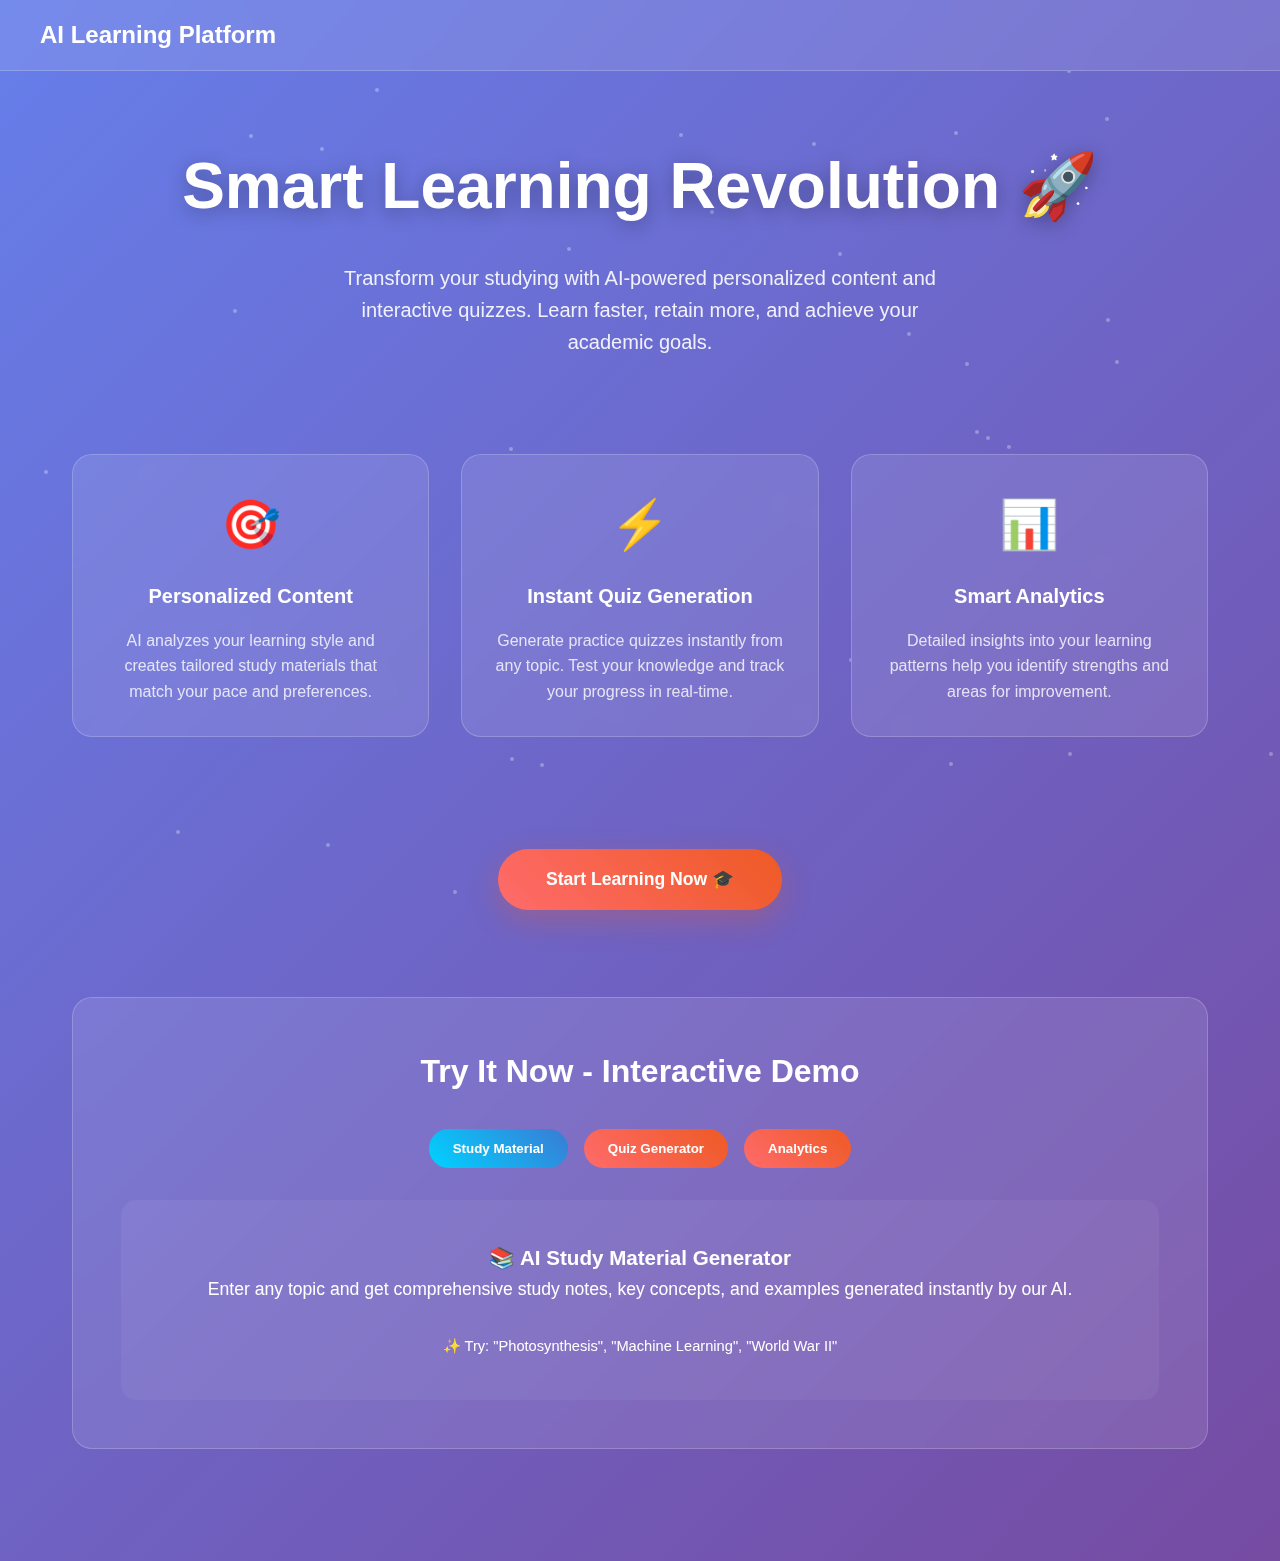
<file: templates/index.html>
<!DOCTYPE html>
<html lang="en">
<head>
    <meta charset="UTF-8">
    <meta name="viewport" content="width=device-width, initial-scale=1.0">
    <title>AI Study Assistant - Smart Learning Revolution</title>
    <style>
        * {
            margin: 0;
            padding: 0;
            box-sizing: border-box;
        }

        body {
            font-family: 'Inter', -apple-system, BlinkMacSystemFont, sans-serif;
            line-height: 1.6;
            overflow-x: hidden;
            background: linear-gradient(135deg, #667eea 0%, #764ba2 100%);
            min-height: 100vh;
        }

        /* Animated background particles */
        .particles {
            position: fixed;
            top: 0;
            left: 0;
            width: 100%;
            height: 100%;
            z-index: 1;
            pointer-events: none;
        }

        .particle {
            position: absolute;
            width: 4px;
            height: 4px;
            background: rgba(255, 255, 255, 0.3);
            border-radius: 50%;
            animation: float 6s ease-in-out infinite;
        }

        @keyframes float {
            0%, 100% { transform: translateY(0px) rotate(0deg); opacity: 0.7; }
            50% { transform: translateY(-20px) rotate(180deg); opacity: 1; }
        }

        /* Header */
        header {
            position: relative;
            z-index: 10;
            padding: 1rem 2rem;
            background: rgba(255, 255, 255, 0.1);
            backdrop-filter: blur(10px);
            border-bottom: 1px solid rgba(255, 255, 255, 0.2);
        }

        nav {
            display: flex;
            justify-content: space-between;
            align-items: center;
            max-width: 1200px;
            margin: 0 auto;
        }

        .logo {
            font-size: 1.5rem;
            font-weight: 700;
            color: white;
            display: flex;
            align-items: center;
            gap: 0.5rem;
        }

        .nav-links {
            display: flex;
            gap: 2rem;
            list-style: none;
        }

        .nav-links a {
            color: rgba(255, 255, 255, 0.9);
            text-decoration: none;
            transition: color 0.3s ease;
        }

        .nav-links a:hover {
            color: #fff;
        }

        /* Hero Section */
        .hero {
            position: relative;
            z-index: 10;
            padding: 4rem 2rem;
            text-align: center;
            max-width: 1200px;
            margin: 0 auto;
            min-height: 80vh;
            display: flex;
            flex-direction: column;
            justify-content: center;
        }

        .hero h1 {
            font-size: clamp(2.5rem, 6vw, 4rem);
            font-weight: 800;
            color: white;
            margin-bottom: 1.5rem;
            text-shadow: 0 4px 20px rgba(0, 0, 0, 0.3);
            animation: slideUp 1s ease-out;
        }

        .hero .subtitle {
            font-size: 1.25rem;
            color: rgba(255, 255, 255, 0.9);
            margin-bottom: 3rem;
            max-width: 600px;
            margin-left: auto;
            margin-right: auto;
            animation: slideUp 1s ease-out 0.2s both;
        }

        @keyframes slideUp {
            from {
                opacity: 0;
                transform: translateY(30px);
            }
            to {
                opacity: 1;
                transform: translateY(0);
            }
        }

        /* Features Grid */
        .features {
            display: grid;
            grid-template-columns: repeat(auto-fit, minmax(300px, 1fr));
            gap: 2rem;
            margin: 3rem 0;
            animation: slideUp 1s ease-out 0.4s both;
        }

        .feature-card {
            background: rgba(255, 255, 255, 0.1);
            backdrop-filter: blur(10px);
            border: 1px solid rgba(255, 255, 255, 0.2);
            border-radius: 20px;
            padding: 2rem;
            text-align: center;
            transition: all 0.3s ease;
            cursor: pointer;
        }

        .feature-card:hover {
            transform: translateY(-10px);
            background: rgba(255, 255, 255, 0.15);
            box-shadow: 0 20px 40px rgba(0, 0, 0, 0.2);
        }

        .feature-icon {
            font-size: 3rem;
            margin-bottom: 1rem;
            display: block;
            animation: bounce 2s infinite;
        }

        @keyframes bounce {
            0%, 20%, 50%, 80%, 100% { transform: translateY(0); }
            40% { transform: translateY(-10px); }
            60% { transform: translateY(-5px); }
        }

        .feature-card h3 {
            color: white;
            font-size: 1.25rem;
            margin-bottom: 1rem;
            font-weight: 600;
        }

        .feature-card p {
            color: rgba(255, 255, 255, 0.8);
            line-height: 1.6;
        }

        /* Interactive Demo Section */
        .demo-section {
            background: rgba(255, 255, 255, 0.1);
            backdrop-filter: blur(10px);
            border-radius: 20px;
            padding: 3rem;
            margin: 3rem 0;
            border: 1px solid rgba(255, 255, 255, 0.2);
            animation: slideUp 1s ease-out 0.6s both;
        }

        .demo-section h2 {
            color: white;
            font-size: 2rem;
            margin-bottom: 2rem;
            text-align: center;
        }

        .demo-controls {
            display: flex;
            justify-content: center;
            gap: 1rem;
            margin-bottom: 2rem;
            flex-wrap: wrap;
        }

        .demo-btn {
            background: linear-gradient(45deg, #ff6b6b, #ee5a24);
            color: white;
            border: none;
            padding: 0.75rem 1.5rem;
            border-radius: 25px;
            cursor: pointer;
            transition: all 0.3s ease;
            font-weight: 600;
        }

        .demo-btn:hover {
            transform: scale(1.05);
            box-shadow: 0 10px 25px rgba(238, 90, 36, 0.4);
        }

        .demo-btn.active {
            background: linear-gradient(45deg, #00d2ff, #3a7bd5);
        }

        .demo-content {
            background: rgba(255, 255, 255, 0.05);
            border-radius: 15px;
            padding: 2rem;
            min-height: 200px;
            display: flex;
            align-items: center;
            justify-content: center;
            text-align: center;
            color: white;
            font-size: 1.1rem;
            transition: all 0.5s ease;
        }

        /* CTA Section */
        .cta-section {
            text-align: center;
            margin: 4rem 0 2rem;
            animation: slideUp 1s ease-out 0.8s both;
        }

        .cta-button {
            display: inline-block;
            background: linear-gradient(45deg, #ff6b6b, #ee5a24);
            color: white;
            text-decoration: none;
            padding: 1rem 3rem;
            border-radius: 50px;
            font-size: 1.1rem;
            font-weight: 600;
            transition: all 0.3s ease;
            box-shadow: 0 10px 30px rgba(238, 90, 36, 0.3);
            position: relative;
            overflow: hidden;
        }

        .cta-button::before {
            content: '';
            position: absolute;
            top: 0;
            left: -100%;
            width: 100%;
            height: 100%;
            background: linear-gradient(90deg, transparent, rgba(255, 255, 255, 0.2), transparent);
            transition: left 0.5s;
        }

        .cta-button:hover::before {
            left: 100%;
        }

        .cta-button:hover {
            transform: translateY(-3px);
            box-shadow: 0 15px 40px rgba(238, 90, 36, 0.4);
        }

        /* Stats Section */
        .stats {
            display: grid;
            grid-template-columns: repeat(auto-fit, minmax(200px, 1fr));
            gap: 2rem;
            margin: 3rem 0;
            animation: slideUp 1s ease-out 1s both;
        }

        .stat-item {
            text-align: center;
            color: white;
        }

        .stat-number {
            font-size: 2.5rem;
            font-weight: 700;
            display: block;
            margin-bottom: 0.5rem;
            color: #ff6b6b;
        }

        /* Footer */
        footer {
            background: rgba(0, 0, 0, 0.2);
            color: rgba(255, 255, 255, 0.7);
            text-align: center;
            padding: 2rem;
            margin-top: 4rem;
        }

        /* Responsive */
        @media (max-width: 768px) {
            .nav-links {
                display: none;
            }
            
            .hero {
                padding: 2rem 1rem;
            }
            
            .features {
                grid-template-columns: 1fr;
                gap: 1rem;
            }
            
            .demo-section {
                padding: 2rem 1rem;
            }
            
            .demo-controls {
                flex-direction: column;
                align-items: center;
            }
        }

        /* Loading animation */
        .loading {
            display: inline-block;
            width: 20px;
            height: 20px;
            border: 3px solid rgba(255, 255, 255, 0.3);
            border-radius: 50%;
            border-top-color: #ff6b6b;
            animation: spin 1s ease-in-out infinite;
        }

        @keyframes spin {
            to { transform: rotate(360deg); }
        }
    </style>
</head>
<body>
    <!-- Animated background particles -->
    <div class="particles" id="particles"></div>

    <!-- Header -->
    <header>
        <nav>
            <div class="logo">
                AI Learning Platform
            </div>
            
        </nav>
    </header>

    <!-- Hero Section -->
    <section class="hero">
        <h1>Smart Learning Revolution 🚀</h1>
        <p class="subtitle">
            Transform your studying with AI-powered personalized content and interactive quizzes. 
            Learn faster, retain more, and achieve your academic goals.
        </p>

        <!-- Features Grid -->
        <div class="features">
            <div class="feature-card" onclick="animateCard(this)">
                <span class="feature-icon">🎯</span>
                <h3>Personalized Content</h3>
                <p>AI analyzes your learning style and creates tailored study materials that match your pace and preferences.</p>
            </div>
            <div class="feature-card" onclick="animateCard(this)">
                <span class="feature-icon">⚡</span>
                <h3>Instant Quiz Generation</h3>
                <p>Generate practice quizzes instantly from any topic. Test your knowledge and track your progress in real-time.</p>
            </div>
            <div class="feature-card" onclick="animateCard(this)">
                <span class="feature-icon">📊</span>
                <h3>Smart Analytics</h3>
                <p>Detailed insights into your learning patterns help you identify strengths and areas for improvement.</p>
            </div>
        </div>

        <div class="cta-section">
            <a href="{{ url_for('get_started') }}" class="cta-button" onclick="handleGetStarted()">
                Start Learning Now 🎓
            </a>
        </div>

        <!-- Interactive Demo Section -->
        <div class="demo-section">
            <h2>Try It Now - Interactive Demo</h2>
            <div class="demo-controls">
                <button class="demo-btn active" onclick="showDemo('study')">Study Material</button>
                <button class="demo-btn" onclick="showDemo('quiz')">Quiz Generator</button>
                <button class="demo-btn" onclick="showDemo('analytics')">Analytics</button>
            </div>
            <div class="demo-content" id="demoContent">
                <div>
                    <h3>📚 AI Study Material Generator</h3>
                    <p>Enter any topic and get comprehensive study notes, key concepts, and examples generated instantly by our AI.</p>
                    <br>
                    <small>✨ Try: "Photosynthesis", "Machine Learning", "World War II"</small>
                </div>
            </div>
        </div>

        

        <!-- CTA Section -->
        
    </section>

    

    <script>
        // Create floating particles
        function createParticles() {
            const particles = document.getElementById('particles');
            const particleCount = 50;

            for (let i = 0; i < particleCount; i++) {
                const particle = document.createElement('div');
                particle.className = 'particle';
                particle.style.left = Math.random() * 100 + '%';
                particle.style.top = Math.random() * 100 + '%';
                particle.style.animationDelay = Math.random() * 6 + 's';
                particle.style.animationDuration = (Math.random() * 3 + 3) + 's';
                particles.appendChild(particle);
            }
        }

        // Animate feature cards
        function animateCard(card) {
            card.style.transform = 'scale(0.95)';
            setTimeout(() => {
                card.style.transform = 'translateY(-10px) scale(1.02)';
            }, 100);
            setTimeout(() => {
                card.style.transform = 'translateY(-10px)';
            }, 200);
        }

        // Demo section functionality
        function showDemo(type) {
            const buttons = document.querySelectorAll('.demo-btn');
            const content = document.getElementById('demoContent');
            
            buttons.forEach(btn => btn.classList.remove('active'));
            event.target.classList.add('active');

            content.style.opacity = '0';
            content.style.transform = 'translateY(20px)';

            setTimeout(() => {
                let html = '';
                switch(type) {
                    case 'study':
                        html = `
                            <div>
                                <h3>📚 AI Study Material Generator</h3>
                                <p>Enter any topic and get comprehensive study notes, key concepts, and examples generated instantly by our AI.</p>
                                <br>
                                <small>✨ Try: "Photosynthesis", "Machine Learning", "World War II"</small>
                            </div>
                        `;
                        break;
                    case 'quiz':
                        html = `
                            <div>
                                <h3>🎯 Smart Quiz Generator</h3>
                                <p>Generate multiple-choice, true/false, and short-answer questions based on your study material. Adaptive difficulty ensures optimal learning.</p>
                                <br>
                                <small>⚡ Creates quizzes in seconds from any content</small>
                            </div>
                        `;
                        break;
                    case 'analytics':
                        html = `
                            <div>
                                <h3>📊 Learning Analytics Dashboard</h3>
                                <p>Track your progress, identify knowledge gaps, and get personalized recommendations to optimize your study schedule.</p>
                                <br>
                                <small>📈 Visual progress tracking and performance insights</small>
                            </div>
                        `;
                        break;
                }
                content.innerHTML = html;
                content.style.opacity = '1';
                content.style.transform = 'translateY(0)';
            }, 300);
        }

        

        // Handle CTA button click
        function handleGetStarted() {
            const button = document.querySelector('.cta-button');
            const originalText = button.innerHTML;
            
            button.innerHTML = '<span class="loading"></span> Launching...';
            button.style.pointerEvents = 'none';
            
            setTimeout(() => {
                alert('🎉 Welcome to AI Study Assistant! Your learning journey begins now.');
                button.innerHTML = originalText;
                button.style.pointerEvents = 'auto';
            }, 2000);
        }

        // Intersection Observer for animations
        const observerOptions = {
            threshold: 0.1,
            rootMargin: '0px 0px -50px 0px'
        };

        const observer = new IntersectionObserver((entries) => {
            entries.forEach(entry => {
                if (entry.isIntersecting) {
                    if (entry.target.classList.contains('stats')) {
                        animateStats();
                    }
                }
            });
        }, observerOptions);

        // Initialize everything when page loads
        document.addEventListener('DOMContentLoaded', function() {
            createParticles();
            
            
            // Add smooth scrolling
            document.querySelectorAll('a[href^="#"]').forEach(anchor => {
                anchor.addEventListener('click', function (e) {
                    e.preventDefault();
                    const target = document.querySelector(this.getAttribute('href'));
                    if (target) {
                        target.scrollIntoView({
                            behavior: 'smooth',
                            block: 'start'
                        });
                    }
                });
            });
        });

        // Add parallax effect to particles
        window.addEventListener('scroll', () => {
            const scrolled = window.pageYOffset;
            const particles = document.querySelectorAll('.particle');
            particles.forEach((particle, index) => {
                const speed = (index % 3 + 1) * 0.5;
                particle.style.transform = `translateY(${scrolled * speed}px)`;
            });
        });
    </script>
</body>
</html>
</file>
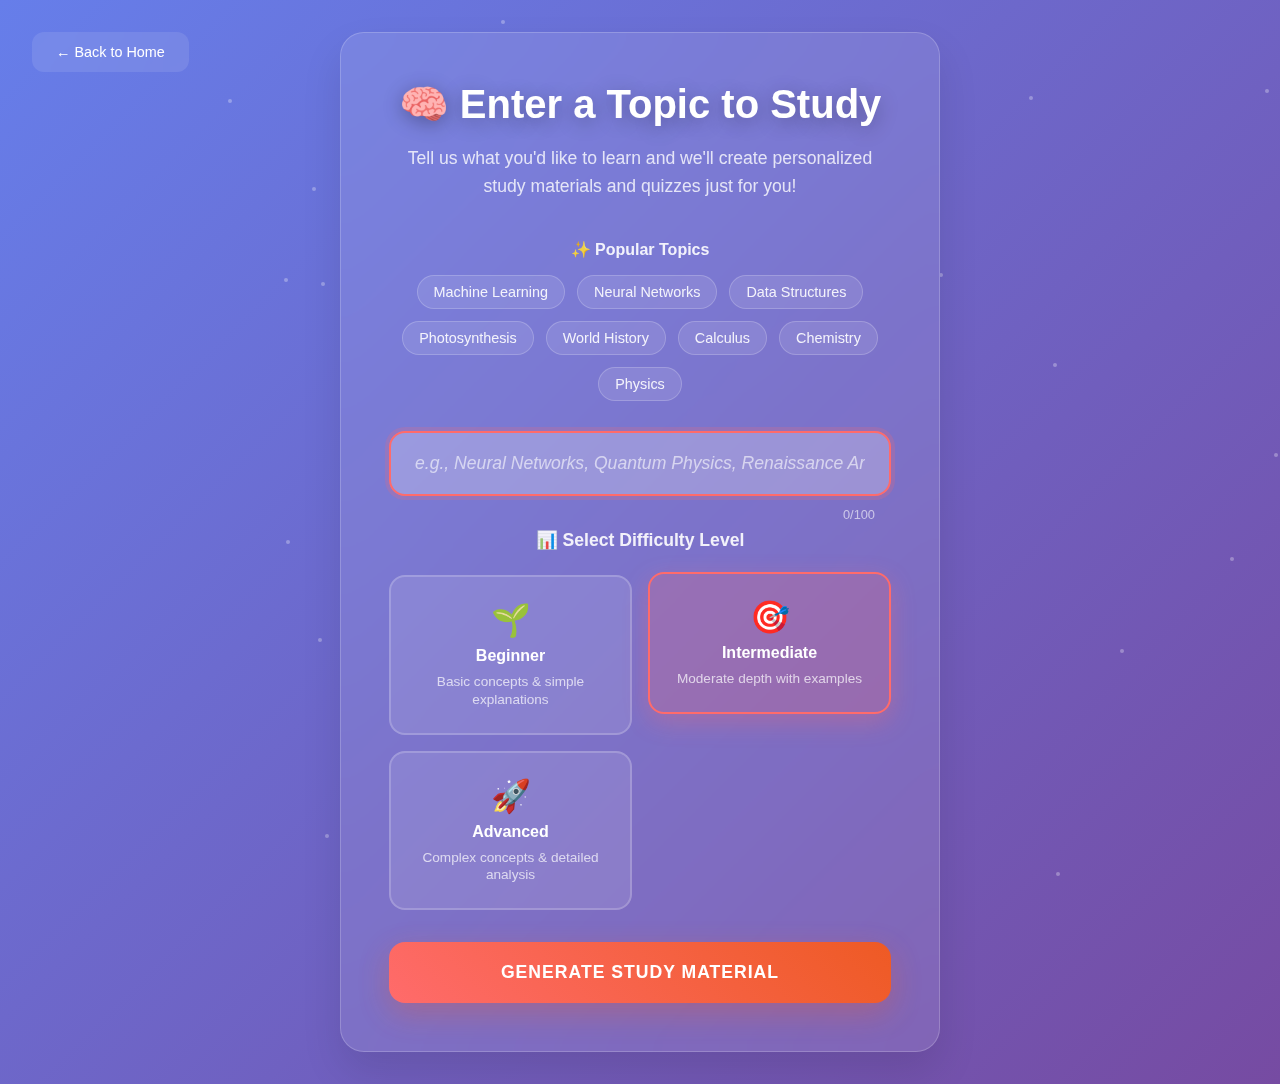
<file: templates/get_started.html>
<!DOCTYPE html>
<html lang="en">
<head>
    <meta charset="UTF-8">
    <meta name="viewport" content="width=device-width, initial-scale=1.0">
    <title>Enter Topic - AI Study Assistant</title>
    <style>
        * {
            margin: 0;
            padding: 0;
            box-sizing: border-box;
        }

        body {
            font-family: 'Inter', -apple-system, BlinkMacSystemFont, sans-serif;
            min-height: 100vh;
            background: linear-gradient(135deg, #667eea 0%, #764ba2 100%);
            display: flex;
            align-items: center;
            justify-content: center;
            padding: 2rem;
            position: relative;
            overflow: hidden;
        }

        /* Animated background particles */
        .particles {
            position: fixed;
            top: 0;
            left: 0;
            width: 100%;
            height: 100%;
            z-index: 1;
            pointer-events: none;
        }

        .particle {
            position: absolute;
            width: 4px;
            height: 4px;
            background: rgba(255, 255, 255, 0.3);
            border-radius: 50%;
            animation: float 6s ease-in-out infinite;
        }

        @keyframes float {
            0%, 100% { transform: translateY(0px) rotate(0deg); opacity: 0.7; }
            50% { transform: translateY(-20px) rotate(180deg); opacity: 1; }
        }

        /* Main container */
        .container {
            background: rgba(255, 255, 255, 0.1);
            backdrop-filter: blur(20px);
            border: 1px solid rgba(255, 255, 255, 0.2);
            border-radius: 24px;
            padding: 3rem;
            max-width: 600px;
            width: 100%;
            box-shadow: 0 20px 40px rgba(0, 0, 0, 0.1);
            position: relative;
            z-index: 10;
            animation: slideUp 0.8s ease-out;
        }

        @keyframes slideUp {
            from {
                opacity: 0;
                transform: translateY(40px);
            }
            to {
                opacity: 1;
                transform: translateY(0);
            }
        }

        /* Header section */
        .header {
            text-align: center;
            margin-bottom: 2.5rem;
        }

        .header h2 {
            font-size: 2.5rem;
            font-weight: 700;
            color: white;
            margin-bottom: 1rem;
            text-shadow: 0 4px 20px rgba(0, 0, 0, 0.3);
            animation: glow 2s ease-in-out infinite alternate;
        }

        @keyframes glow {
            from { text-shadow: 0 4px 20px rgba(0, 0, 0, 0.3); }
            to { text-shadow: 0 4px 30px rgba(255, 255, 255, 0.2); }
        }

        .subtitle {
            font-size: 1.1rem;
            color: rgba(255, 255, 255, 0.8);
            margin-bottom: 2rem;
            line-height: 1.6;
        }

        /* Popular topics */
        .popular-topics {
            margin-bottom: 2rem;
        }

        .popular-topics h3 {
            color: rgba(255, 255, 255, 0.9);
            font-size: 1rem;
            margin-bottom: 1rem;
            text-align: center;
        }

        .topic-chips {
            display: flex;
            flex-wrap: wrap;
            gap: 0.75rem;
            justify-content: center;
            margin-bottom: 2rem;
        }

        .topic-chip {
            background: rgba(255, 255, 255, 0.1);
            color: rgba(255, 255, 255, 0.9);
            padding: 0.5rem 1rem;
            border-radius: 20px;
            font-size: 0.9rem;
            cursor: pointer;
            transition: all 0.3s ease;
            border: 1px solid rgba(255, 255, 255, 0.2);
            position: relative;
            overflow: hidden;
        }

        .topic-chip::before {
            content: '';
            position: absolute;
            top: 0;
            left: -100%;
            width: 100%;
            height: 100%;
            background: linear-gradient(90deg, transparent, rgba(255, 255, 255, 0.1), transparent);
            transition: left 0.5s;
        }

        .topic-chip:hover::before {
            left: 100%;
        }

        .topic-chip:hover {
            background: rgba(255, 255, 255, 0.2);
            transform: translateY(-2px);
            box-shadow: 0 8px 25px rgba(0, 0, 0, 0.2);
        }

        /* Form styling */
        .form-container {
            position: relative;
        }

        .input-group {
            position: relative;
            margin-bottom: 2rem;
        }

        .input-field {
            width: 100%;
            padding: 1.25rem 1.5rem;
            font-size: 1.1rem;
            background: rgba(255, 255, 255, 0.1);
            border: 2px solid rgba(255, 255, 255, 0.2);
            border-radius: 16px;
            color: white;
            outline: none;
            transition: all 0.3s ease;
            backdrop-filter: blur(10px);
        }

        .input-field::placeholder {
            color: rgba(255, 255, 255, 0.6);
            font-style: italic;
        }

        .input-field:focus {
            border-color: #ff6b6b;
            box-shadow: 0 0 0 4px rgba(255, 107, 107, 0.2);
            background: rgba(255, 255, 255, 0.15);
            transform: translateY(-2px);
        }

        .input-field:valid {
            border-color: #4ecdc4;
        }

        /* Submit button */
        .submit-btn {
            width: 100%;
            padding: 1.25rem;
            font-size: 1.1rem;
            font-weight: 600;
            background: linear-gradient(45deg, #ff6b6b, #ee5a24);
            color: white;
            border: none;
            border-radius: 16px;
            cursor: pointer;
            transition: all 0.3s ease;
            box-shadow: 0 10px 30px rgba(238, 90, 36, 0.3);
            position: relative;
            overflow: hidden;
            text-transform: uppercase;
            letter-spacing: 1px;
        }

        .submit-btn::before {
            content: '';
            position: absolute;
            top: 0;
            left: -100%;
            width: 100%;
            height: 100%;
            background: linear-gradient(90deg, transparent, rgba(255, 255, 255, 0.2), transparent);
            transition: left 0.5s;
        }

        .submit-btn:hover::before {
            left: 100%;
        }

        .submit-btn:hover {
            transform: translateY(-3px);
            box-shadow: 0 15px 40px rgba(238, 90, 36, 0.4);
        }

        .submit-btn:active {
            transform: translateY(-1px);
        }

        .submit-btn:disabled {
            opacity: 0.7;
            cursor: not-allowed;
            transform: none;
        }

        /* Loading state */
        .loading {
            display: none;
            width: 20px;
            height: 20px;
            border: 2px solid rgba(255, 255, 255, 0.3);
            border-radius: 50%;
            border-top-color: white;
            animation: spin 1s linear infinite;
            margin-right: 10px;
        }

        @keyframes spin {
            to { transform: rotate(360deg); }
        }

        /* Character counter */
        .char-counter {
            position: absolute;
            right: 1rem;
            bottom: -1.5rem;
            font-size: 0.8rem;
            color: rgba(255, 255, 255, 0.6);
        }

        /* Back button */
        .back-btn {
            position: absolute;
            top: 2rem;
            left: 2rem;
            background: rgba(255, 255, 255, 0.1);
            color: white;
            border: none;
            padding: 0.75rem 1.5rem;
            border-radius: 12px;
            cursor: pointer;
            transition: all 0.3s ease;
            backdrop-filter: blur(10px);
            font-size: 0.9rem;
            z-index: 20;
        }

        .back-btn:hover {
            background: rgba(255, 255, 255, 0.2);
            transform: translateX(-3px);
        }

        /* Difficulty selection */
        .difficulty-section {
            margin-bottom: 2rem;
        }

        .difficulty-section h3 {
            color: rgba(255, 255, 255, 0.9);
            font-size: 1.1rem;
            margin-bottom: 1.5rem;
            text-align: center;
        }

        .difficulty-options {
            display: grid;
            grid-template-columns: repeat(auto-fit, minmax(180px, 1fr));
            gap: 1rem;
            margin-bottom: 1.5rem;
        }

        .difficulty-option {
            cursor: pointer;
        }

        .difficulty-option input[type="radio"] {
            display: none;
        }

        .difficulty-card {
            background: rgba(255, 255, 255, 0.1);
            border: 2px solid rgba(255, 255, 255, 0.2);
            border-radius: 16px;
            padding: 1.5rem 1rem;
            text-align: center;
            transition: all 0.3s ease;
            cursor: pointer;
            position: relative;
            overflow: hidden;
        }

        .difficulty-card::before {
            content: '';
            position: absolute;
            top: 0;
            left: -100%;
            width: 100%;
            height: 100%;
            background: linear-gradient(90deg, transparent, rgba(255, 255, 255, 0.1), transparent);
            transition: left 0.5s;
        }

        .difficulty-card:hover::before {
            left: 100%;
        }

        .difficulty-card:hover {
            transform: translateY(-5px);
            box-shadow: 0 10px 30px rgba(0, 0, 0, 0.2);
            border-color: rgba(255, 255, 255, 0.4);
        }

        .difficulty-card.selected {
            background: rgba(255, 107, 107, 0.2);
            border-color: #ff6b6b;
            transform: translateY(-3px);
            box-shadow: 0 8px 25px rgba(255, 107, 107, 0.3);
        }

        .difficulty-icon {
            font-size: 2rem;
            display: block;
            margin-bottom: 0.5rem;
        }

        .difficulty-name {
            color: white;
            font-weight: 600;
            font-size: 1rem;
            display: block;
            margin-bottom: 0.5rem;
        }

        .difficulty-desc {
            color: rgba(255, 255, 255, 0.7);
            font-size: 0.85rem;
            line-height: 1.3;
            display: block;
        }

        /* AI suggestions */
        .ai-suggestions {
            margin-top: 1rem;
            padding: 1rem;
            background: rgba(255, 255, 255, 0.05);
            border-radius: 12px;
            border-left: 4px solid #4ecdc4;
            display: none;
        }

        .ai-suggestions.show {
            display: block;
            animation: fadeIn 0.5s ease-out;
        }

        @keyframes fadeIn {
            from { opacity: 0; transform: translateY(10px); }
            to { opacity: 1; transform: translateY(0); }
        }

        .ai-suggestions h4 {
            color: #4ecdc4;
            font-size: 0.9rem;
            margin-bottom: 0.5rem;
        }

        .ai-suggestions p {
            color: rgba(255, 255, 255, 0.8);
            font-size: 0.9rem;
            line-height: 1.4;
        }

            @media (max-width: 768px) {
            .container {
                padding: 2rem 1.5rem;
                margin: 1rem;
            }

            .header h2 {
                font-size: 2rem;
            }

            .back-btn {
                top: 1rem;
                left: 1rem;
                padding: 0.5rem 1rem;
            }

            .topic-chips {
                gap: 0.5rem;
            }

            .topic-chip {
                font-size: 0.8rem;
                padding: 0.4rem 0.8rem;
            }

            .difficulty-options {
                grid-template-columns: 1fr;
                gap: 0.75rem;
            }

            .difficulty-card {
                padding: 1.25rem 1rem;
            }
        }

        /* Success animation */
        .success-animation {
            position: fixed;
            top: 50%;
            left: 50%;
            transform: translate(-50%, -50%);
            background: rgba(76, 175, 80, 0.95);
            color: white;
            padding: 2rem;
            border-radius: 16px;
            text-align: center;
            z-index: 1000;
            display: none;
            backdrop-filter: blur(10px);
        }

        .success-animation.show {
            display: block;
            animation: successPop 0.6s ease-out;
        }

        @keyframes successPop {
            0% { transform: translate(-50%, -50%) scale(0.8); opacity: 0; }
            100% { transform: translate(-50%, -50%) scale(1); opacity: 1; }
        }
    </style>
</head>
<body>
    <!-- Animated background particles -->
    <div class="particles" id="particles"></div>

    <!-- Back button -->
    <button class="back-btn" onclick="goBack()">
        ← Back to Home
    </button>

    <!-- Main container -->
    <div class="container">
        <div class="header">
            <h2>🧠 Enter a Topic to Study</h2>
            <p class="subtitle">
                Tell us what you'd like to learn and we'll create personalized study materials and quizzes just for you!
            </p>
        </div>

        <!-- Popular topics -->
        <div class="popular-topics">
            <h3>✨ Popular Topics</h3>
            <div class="topic-chips">
                <span class="topic-chip" onclick="selectTopic('Machine Learning')">Machine Learning</span>
                <span class="topic-chip" onclick="selectTopic('Neural Networks')">Neural Networks</span>
                <span class="topic-chip" onclick="selectTopic('Data Structures')">Data Structures</span>
                <span class="topic-chip" onclick="selectTopic('Photosynthesis')">Photosynthesis</span>
                <span class="topic-chip" onclick="selectTopic('World History')">World History</span>
                <span class="topic-chip" onclick="selectTopic('Calculus')">Calculus</span>
                <span class="topic-chip" onclick="selectTopic('Chemistry')">Chemistry</span>
                <span class="topic-chip" onclick="selectTopic('Physics')">Physics</span>
            </div>
        </div>

        <!-- Form -->
        <form method="post" onsubmit="handleSubmit(event)" class="form-container">
            <div class="input-group">
                <input 
                    type="text" 
                    name="topic" 
                    id="topicInput"
                    class="input-field"
                    placeholder="e.g., Neural Networks, Quantum Physics, Renaissance Art..."
                    required
                    maxlength="100"
                    oninput="handleInput(this)"
                    autocomplete="off"
                >
                <div class="char-counter">
                    <span id="charCount">0</span>/100
                </div>
            </div>

            <!-- Difficulty Selection -->
            <div class="difficulty-section">
                <h3>📊 Select Difficulty Level</h3>
                <div class="difficulty-options">
                    <label class="difficulty-option">
                        <input type="radio" name="difficulty" value="beginner" onchange="selectDifficulty(this)">
                        <div class="difficulty-card">
                            <span class="difficulty-icon">🌱</span>
                            <span class="difficulty-name">Beginner</span>
                            <span class="difficulty-desc">Basic concepts & simple explanations</span>
                        </div>
                    </label>
                    <label class="difficulty-option">
                        <input type="radio" name="difficulty" value="intermediate" checked onchange="selectDifficulty(this)">
                        <div class="difficulty-card selected">
                            <span class="difficulty-icon">🎯</span>
                            <span class="difficulty-name">Intermediate</span>
                            <span class="difficulty-desc">Moderate depth with examples</span>
                        </div>
                    </label>
                    <label class="difficulty-option">
                        <input type="radio" name="difficulty" value="advanced" onchange="selectDifficulty(this)">
                        <div class="difficulty-card">
                            <span class="difficulty-icon">🚀</span>
                            <span class="difficulty-name">Advanced</span>
                            <span class="difficulty-desc">Complex concepts & detailed analysis</span>
                        </div>
                    </label>
                </div>
            </div>

            <!-- AI Suggestions -->
            <div class="ai-suggestions" id="aiSuggestions">
                <h4>💡 AI Suggestion</h4>
                <p id="suggestionText">Try being more specific for better results!</p>
            </div>

            <button type="submit" class="submit-btn" id="submitBtn">
                <span class="loading" id="loadingSpinner"></span>
                <span id="btnText">Generate Study Material</span>
            </button>
        </form>
    </div>

    <!-- Success animation -->
    <div class="success-animation" id="successAnimation">
        <h3>🎉 Topic Received!</h3>
        <p>Generating your personalized study materials...</p>
    </div>

    <script>
        // Create floating particles
        function createParticles() {
            const particles = document.getElementById('particles');
            const particleCount = 30;

            for (let i = 0; i < particleCount; i++) {
                const particle = document.createElement('div');
                particle.className = 'particle';
                particle.style.left = Math.random() * 100 + '%';
                particle.style.top = Math.random() * 100 + '%';
                particle.style.animationDelay = Math.random() * 6 + 's';
                particle.style.animationDuration = (Math.random() * 3 + 3) + 's';
                particles.appendChild(particle);
            }
        }

        // Select topic from chips
        function selectTopic(topic) {
            const input = document.getElementById('topicInput');
            input.value = topic;
            input.focus();
            handleInput(input);
            
            // Add visual feedback
            event.target.style.background = 'rgba(255, 107, 107, 0.3)';
            setTimeout(() => {
                event.target.style.background = 'rgba(255, 255, 255, 0.1)';
            }, 200);
        }

        // Handle input changes
        function handleInput(input) {
            const charCount = document.getElementById('charCount');
            const aiSuggestions = document.getElementById('aiSuggestions');
            const suggestionText = document.getElementById('suggestionText');
            
            // Update character counter
            charCount.textContent = input.value.length;
            
            // Show/hide AI suggestions based on input
            if (input.value.length > 0) {
                let suggestion = '';
                const value = input.value.toLowerCase();
                
                if (value.length < 3) {
                    suggestion = 'Try adding more details for better study materials!';
                } else if (value.includes('science') || value.includes('math')) {
                    suggestion = 'Great choice! Science and math topics work excellently with our AI.';
                } else if (value.includes('history') || value.includes('literature')) {
                    suggestion = 'Perfect! Historical and literary topics generate rich study content.';
                } else if (value.length > 50) {
                    suggestion = 'That\'s very detailed! Our AI will create comprehensive materials.';
                } else {
                    suggestion = 'Excellent topic choice! This will generate great study materials.';
                }
                
                suggestionText.textContent = suggestion;
                aiSuggestions.classList.add('show');
            } else {
                aiSuggestions.classList.remove('show');
            }
        }

        // Handle form submission
        function handleSubmit(event) {
            const topic = document.getElementById('topicInput').value.trim();
            const selectedDifficulty = document.querySelector('input[name="difficulty"]:checked').value;
            
            if (!topic) {
                event.preventDefault();
                alert('Please enter a topic to study!');
                return;
            }
            
            // Show loading state
            const submitBtn = document.getElementById('submitBtn');
            const loadingSpinner = document.getElementById('loadingSpinner');
            const btnText = document.getElementById('btnText');
            
            submitBtn.disabled = true;
            loadingSpinner.style.display = 'inline-block';
            btnText.textContent = 'Processing...';
            
            // Let the form submit naturally to Flask
            // The loading state will be visible during the redirect
        }

        // Select difficulty level
        function selectDifficulty(radio) {
            // Remove selected class from all cards
            document.querySelectorAll('.difficulty-card').forEach(card => {
                card.classList.remove('selected');
            });
            
            // Add selected class to the chosen card
            radio.parentElement.querySelector('.difficulty-card').classList.add('selected');
            
            // Update AI suggestions based on difficulty
            const difficulty = radio.value;
            const aiSuggestions = document.getElementById('aiSuggestions');
            const suggestionText = document.getElementById('suggestionText');
            
            let suggestion = '';
            switch(difficulty) {
                case 'beginner':
                    suggestion = 'Perfect for starting out! We\'ll focus on fundamental concepts and clear explanations.';
                    break;
                case 'intermediate':
                    suggestion = 'Great choice! We\'ll provide balanced content with practical examples and moderate depth.';
                    break;
                case 'advanced':
                    suggestion = 'Excellent! We\'ll create comprehensive materials with complex analysis and detailed explanations.';
                    break;
            }
            
            suggestionText.textContent = suggestion;
            aiSuggestions.classList.add('show');
        }

        // Go back function
        function goBack() {
            if (confirm('Are you sure you want to go back? Any entered information will be lost.')) {
                window.history.back();
            }
        }

        // Parallax effect for particles
        window.addEventListener('scroll', () => {
            const scrolled = window.pageYOffset;
            const particles = document.querySelectorAll('.particle');
            particles.forEach((particle, index) => {
                const speed = (index % 3 + 1) * 0.3;
                particle.style.transform = `translateY(${scrolled * speed}px)`;
            });
        });

        // Initialize particles when page loads
        document.addEventListener('DOMContentLoaded', function() {
            createParticles();
            
            // Focus on input after page loads
            setTimeout(() => {
                document.getElementById('topicInput').focus();
            }, 500);
        });

        // Add keyboard shortcuts
        document.addEventListener('keydown', function(event) {
            // ESC to go back
            if (event.key === 'Escape') {
                goBack();
            }
            
            // Enter to submit (if input is focused)
            if (event.key === 'Enter' && document.activeElement.id === 'topicInput') {
                event.preventDefault();
                document.getElementById('submitBtn').click();
            }
        });
    </script>
</body>
</html>
</file>
